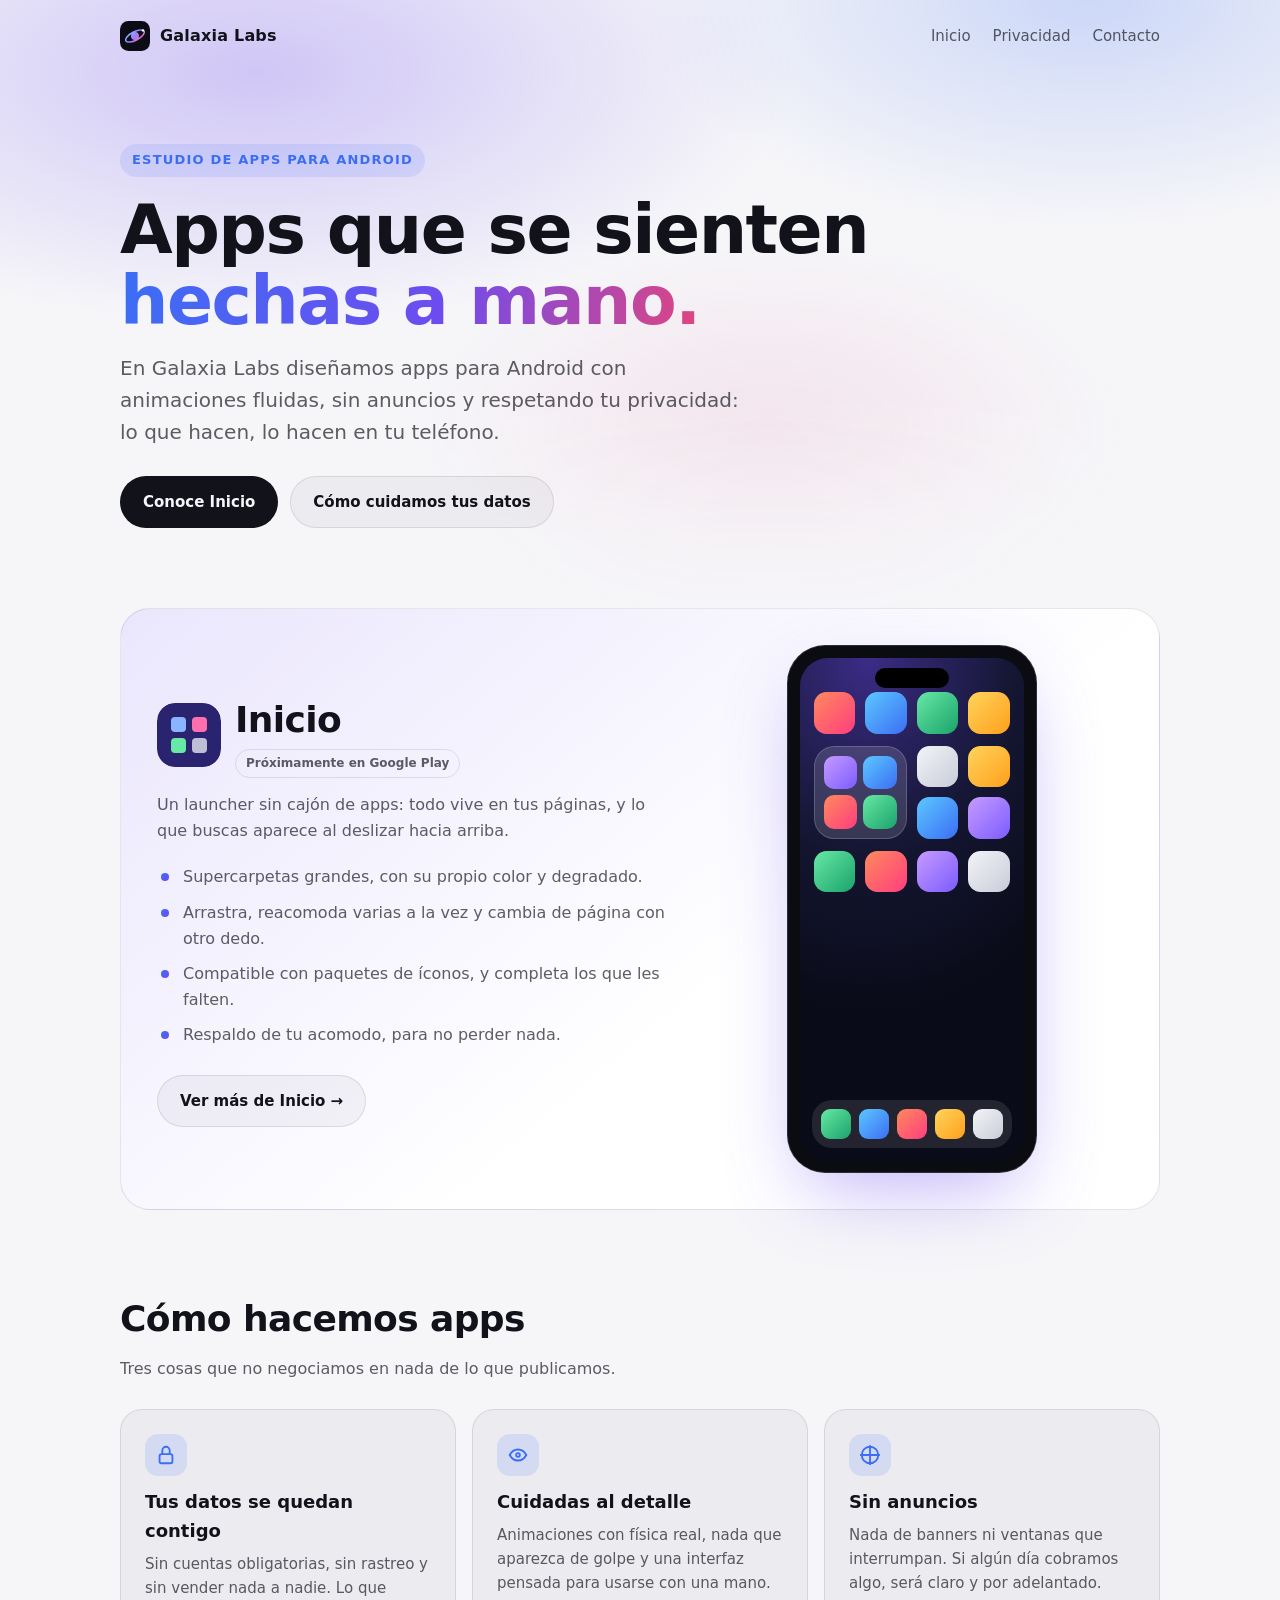
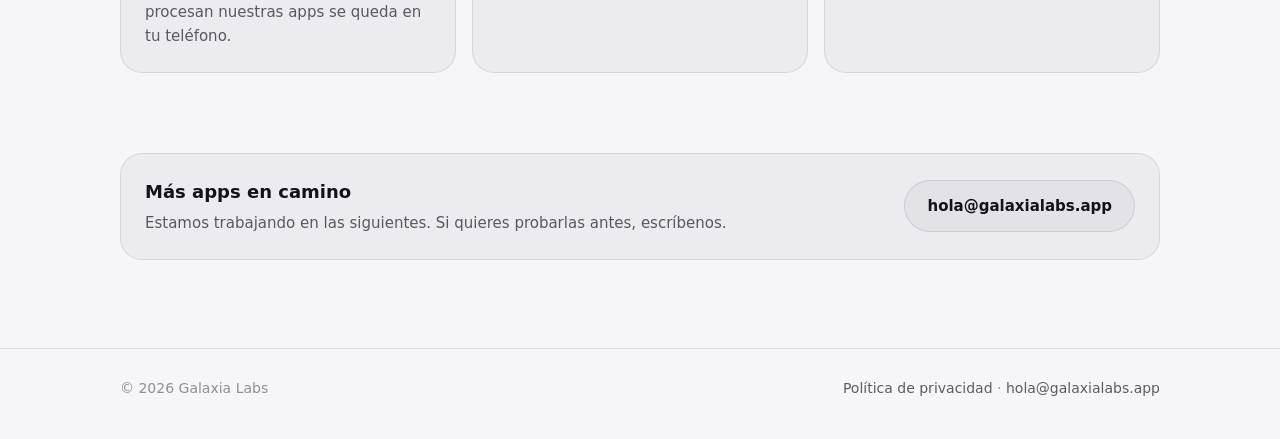
<file: index.html>
<!doctype html>
<html lang="es">
<head>
  <meta charset="utf-8">
  <meta name="viewport" content="width=device-width, initial-scale=1">
  <title>Galaxia Labs · Apps para Android</title>
  <meta name="description" content="Galaxia Labs hace apps para Android cuidadas al detalle. Nuestra primera app es Inicio, un launcher sin cajón de apps.">
  <meta property="og:title" content="Galaxia Labs">
  <meta property="og:description" content="Apps para Android cuidadas al detalle.">
  <meta property="og:url" content="https://galaxialabs.app/">
  <link rel="icon" href="/assets/logo.svg" type="image/svg+xml">
  <link rel="stylesheet" href="/assets/style.css?v=2">
</head>
<body>
  <div class="sky" aria-hidden="true"></div>

  <header class="top">
    <div class="wrap">
      <a class="brand" href="/"><img src="/assets/logo.svg" alt="" width="30" height="30">Galaxia Labs</a>
      <nav class="links">
        <a href="/inicio/">Inicio</a>
        <a href="/privacidad/">Privacidad</a>
        <a href="mailto:hola@galaxialabs.app">Contacto</a>
      </nav>
    </div>
  </header>

  <main>
    <section class="hero">
      <div class="wrap">
        <span class="eyebrow rise">Estudio de apps para Android</span>
        <h1 class="rise d1">Apps que se sienten<br><span class="grad">hechas a mano.</span></h1>
        <p class="lead rise d2">En Galaxia Labs diseñamos apps para Android con animaciones fluidas, sin anuncios y respetando tu privacidad: lo que hacen, lo hacen en tu teléfono.</p>
        <div class="cta rise d3">
          <a class="btn primary" href="/inicio/">Conoce Inicio</a>
          <a class="btn" href="/privacidad/">Cómo cuidamos tus datos</a>
        </div>
      </div>
    </section>

    <section>
      <div class="wrap">
        <article class="app">
          <div>
            <div class="meta">
              <svg viewBox="0 0 64 64" aria-hidden="true"><rect width="64" height="64" rx="18" fill="#2a2470"/><rect x="14" y="14" width="15" height="15" rx="4" fill="#8ab4ff"/><rect x="35" y="14" width="15" height="15" rx="4" fill="#ff6fae"/><rect x="14" y="35" width="15" height="15" rx="4" fill="#67e8a5"/><rect x="35" y="35" width="15" height="15" rx="4" fill="#fff" opacity=".7"/></svg>
              <div>
                <h2 style="margin:0">Inicio</h2>
                <span class="badge">Próximamente en Google Play</span>
              </div>
            </div>
            <p class="sub" style="margin-bottom:0">Un launcher sin cajón de apps: todo vive en tus páginas, y lo que buscas aparece al deslizar hacia arriba.</p>
            <ul>
              <li>Supercarpetas grandes, con su propio color y degradado.</li>
              <li>Arrastra, reacomoda varias a la vez y cambia de página con otro dedo.</li>
              <li>Compatible con paquetes de íconos, y completa los que les falten.</li>
              <li>Respaldo de tu acomodo, para no perder nada.</li>
            </ul>
            <a class="btn" href="/inicio/">Ver más de Inicio →</a>
          </div>
          <div class="phone" aria-hidden="true">
            <div class="screen">
              <div class="island"></div>
              <div class="row"><i class="ic c1"></i><i class="ic c2"></i><i class="ic c3"></i><i class="ic c4"></i></div>
              <div class="row">
                <div class="folder"><i class="c5"></i><i class="c2"></i><i class="c1"></i><i class="c3"></i></div>
                <i class="ic c6"></i><i class="ic c4"></i><i class="ic c2"></i><i class="ic c5"></i>
              </div>
              <div class="row"><i class="ic c3"></i><i class="ic c1"></i><i class="ic c5"></i><i class="ic c6"></i></div>
              <div class="dock"><i class="ic c3"></i><i class="ic c2"></i><i class="ic c1"></i><i class="ic c4"></i><i class="ic c6"></i></div>
            </div>
          </div>
        </article>
      </div>
    </section>

    <section>
      <div class="wrap">
        <h2>Cómo hacemos apps</h2>
        <p class="sub">Tres cosas que no negociamos en nada de lo que publicamos.</p>
        <div class="grid">
          <div class="card">
            <div class="icon"><svg viewBox="0 0 24 24" fill="none" stroke="currentColor" stroke-width="2" stroke-linecap="round" stroke-linejoin="round"><rect x="5" y="11" width="14" height="10" rx="2"/><path d="M8 11V7a4 4 0 0 1 8 0v4"/></svg></div>
            <h3>Tus datos se quedan contigo</h3>
            <p>Sin cuentas obligatorias, sin rastreo y sin vender nada a nadie. Lo que procesan nuestras apps se queda en tu teléfono.</p>
          </div>
          <div class="card">
            <div class="icon"><svg viewBox="0 0 24 24" fill="none" stroke="currentColor" stroke-width="2" stroke-linecap="round" stroke-linejoin="round"><path d="M3 12c4-8 14-8 18 0"/><path d="M3 12c4 8 14 8 18 0"/><circle cx="12" cy="12" r="2"/></svg></div>
            <h3>Cuidadas al detalle</h3>
            <p>Animaciones con física real, nada que aparezca de golpe y una interfaz pensada para usarse con una mano.</p>
          </div>
          <div class="card">
            <div class="icon"><svg viewBox="0 0 24 24" fill="none" stroke="currentColor" stroke-width="2" stroke-linecap="round" stroke-linejoin="round"><path d="M12 2v20M2 12h20"/><circle cx="12" cy="12" r="9"/></svg></div>
            <h3>Sin anuncios</h3>
            <p>Nada de banners ni ventanas que interrumpan. Si algún día cobramos algo, será claro y por adelantado.</p>
          </div>
        </div>
      </div>
    </section>

    <section>
      <div class="wrap">
        <div class="card" style="display:flex;flex-wrap:wrap;gap:16px;align-items:center;justify-content:space-between">
          <div>
            <h3 style="margin:0 0 4px">Más apps en camino</h3>
            <p>Estamos trabajando en las siguientes. Si quieres probarlas antes, escríbenos.</p>
          </div>
          <a class="btn" href="mailto:hola@galaxialabs.app">hola@galaxialabs.app</a>
        </div>
      </div>
    </section>
  </main>

  <footer>
    <div class="wrap">
      <span>© <span id="y">2026</span> Galaxia Labs</span>
      <span><a href="/privacidad/">Política de privacidad</a> · <a href="mailto:hola@galaxialabs.app">hola@galaxialabs.app</a></span>
    </div>
  </footer>
  <script>document.getElementById('y').textContent = new Date().getFullYear();</script>
</body>
</html>
</file>
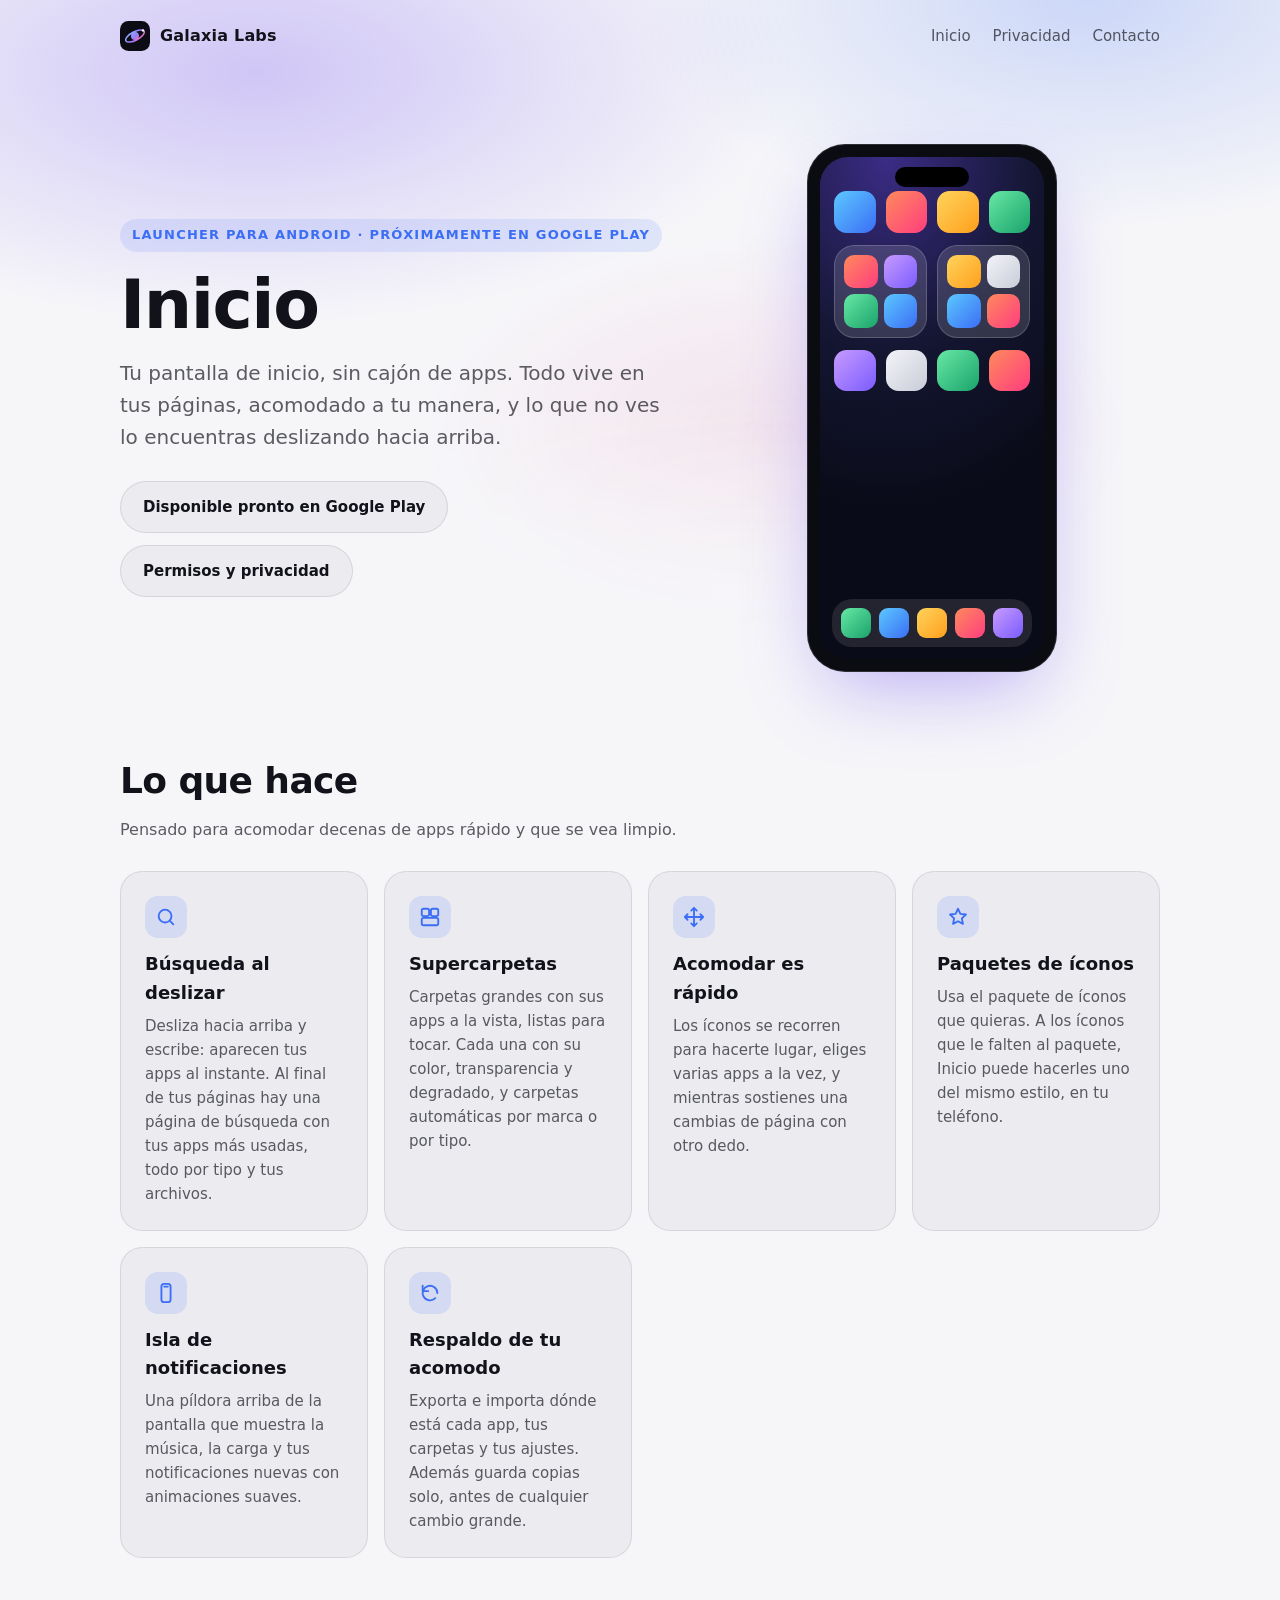
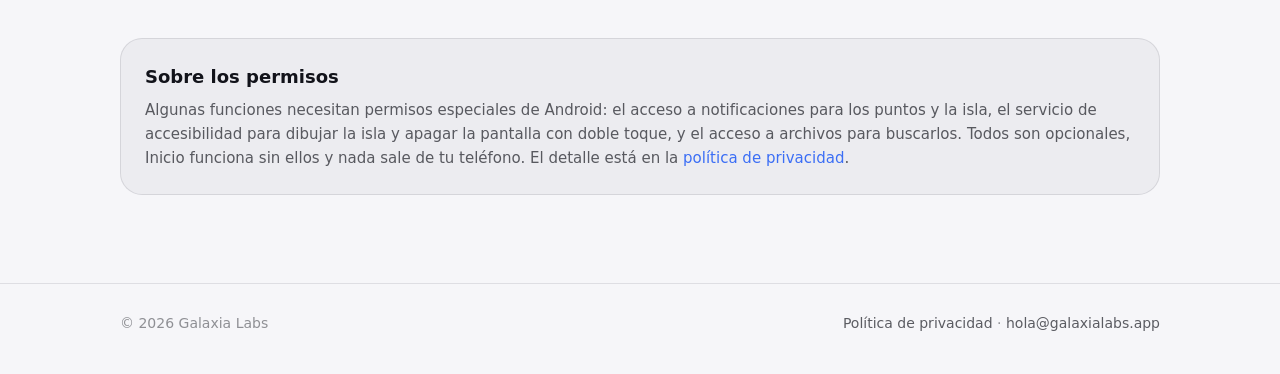
<file: inicio/index.html>
<!doctype html>
<html lang="es">
<head>
  <meta charset="utf-8">
  <meta name="viewport" content="width=device-width, initial-scale=1">
  <title>Inicio · Galaxia Labs</title>
  <meta name="description" content="Inicio es un launcher para Android sin cajón de apps: supercarpetas, búsqueda al deslizar, paquetes de íconos y respaldo de tu acomodo.">
  <meta property="og:title" content="Inicio · launcher para Android">
  <meta property="og:url" content="https://galaxialabs.app/inicio/">
  <link rel="icon" href="/assets/logo.svg" type="image/svg+xml">
  <link rel="stylesheet" href="/assets/style.css?v=2">
</head>
<body>
  <div class="sky" aria-hidden="true"></div>

  <header class="top">
    <div class="wrap">
      <a class="brand" href="/"><img src="/assets/logo.svg" alt="" width="30" height="30">Galaxia Labs</a>
      <nav class="links">
        <a href="/inicio/">Inicio</a>
        <a href="/privacidad/">Privacidad</a>
        <a href="mailto:hola@galaxialabs.app">Contacto</a>
      </nav>
    </div>
  </header>

  <main>
    <section class="hero">
      <div class="wrap app" style="background:none;border:0;padding:0 20px">
        <div>
          <span class="eyebrow rise">Launcher para Android · Próximamente en Google Play</span>
          <h1 class="rise d1">Inicio</h1>
          <p class="lead rise d2">Tu pantalla de inicio, sin cajón de apps. Todo vive en tus páginas, acomodado a tu manera, y lo que no ves lo encuentras deslizando hacia arriba.</p>
          <div class="cta rise d3">
            <span class="btn" aria-disabled="true">Disponible pronto en Google Play</span>
            <a class="btn" href="/privacidad/#inicio">Permisos y privacidad</a>
          </div>
        </div>
        <div class="phone rise d2" aria-hidden="true">
          <div class="screen">
            <div class="island"></div>
            <div class="row"><i class="ic c2"></i><i class="ic c1"></i><i class="ic c4"></i><i class="ic c3"></i></div>
            <div class="row">
              <div class="folder"><i class="c1"></i><i class="c5"></i><i class="c3"></i><i class="c2"></i></div>
              <div class="folder"><i class="c4"></i><i class="c6"></i><i class="c2"></i><i class="c1"></i></div>
            </div>
            <div class="row"><i class="ic c5"></i><i class="ic c6"></i><i class="ic c3"></i><i class="ic c1"></i></div>
            <div class="dock"><i class="ic c3"></i><i class="ic c2"></i><i class="ic c4"></i><i class="ic c1"></i><i class="ic c5"></i></div>
          </div>
        </div>
      </div>
    </section>

    <section>
      <div class="wrap">
        <h2>Lo que hace</h2>
        <p class="sub">Pensado para acomodar decenas de apps rápido y que se vea limpio.</p>
        <div class="grid">
          <div class="card">
            <div class="icon"><svg viewBox="0 0 24 24" fill="none" stroke="currentColor" stroke-width="2" stroke-linecap="round" stroke-linejoin="round"><circle cx="11" cy="11" r="7"/><path d="m20 20-3.5-3.5"/></svg></div>
            <h3>Búsqueda al deslizar</h3>
            <p>Desliza hacia arriba y escribe: aparecen tus apps al instante. Al final de tus páginas hay una página de búsqueda con tus apps más usadas, todo por tipo y tus archivos.</p>
          </div>
          <div class="card">
            <div class="icon"><svg viewBox="0 0 24 24" fill="none" stroke="currentColor" stroke-width="2" stroke-linecap="round" stroke-linejoin="round"><rect x="3" y="3" width="8" height="8" rx="2"/><rect x="13" y="3" width="8" height="8" rx="2"/><rect x="3" y="13" width="18" height="8" rx="2"/></svg></div>
            <h3>Supercarpetas</h3>
            <p>Carpetas grandes con sus apps a la vista, listas para tocar. Cada una con su color, transparencia y degradado, y carpetas automáticas por marca o por tipo.</p>
          </div>
          <div class="card">
            <div class="icon"><svg viewBox="0 0 24 24" fill="none" stroke="currentColor" stroke-width="2" stroke-linecap="round" stroke-linejoin="round"><path d="M5 9l-3 3 3 3M9 5l3-3 3 3M15 19l-3 3-3-3M19 9l3 3-3 3M2 12h20M12 2v20"/></svg></div>
            <h3>Acomodar es rápido</h3>
            <p>Los íconos se recorren para hacerte lugar, eliges varias apps a la vez, y mientras sostienes una cambias de página con otro dedo.</p>
          </div>
          <div class="card">
            <div class="icon"><svg viewBox="0 0 24 24" fill="none" stroke="currentColor" stroke-width="2" stroke-linecap="round" stroke-linejoin="round"><path d="M12 3l2.6 5.6 6.1.7-4.5 4.2 1.2 6L12 16.6 6.6 19.5l1.2-6L3.3 9.3l6.1-.7z"/></svg></div>
            <h3>Paquetes de íconos</h3>
            <p>Usa el paquete de íconos que quieras. A los íconos que le falten al paquete, Inicio puede hacerles uno del mismo estilo, en tu teléfono.</p>
          </div>
          <div class="card">
            <div class="icon"><svg viewBox="0 0 24 24" fill="none" stroke="currentColor" stroke-width="2" stroke-linecap="round" stroke-linejoin="round"><rect x="7" y="2" width="10" height="20" rx="3"/><path d="M10 5h4"/></svg></div>
            <h3>Isla de notificaciones</h3>
            <p>Una píldora arriba de la pantalla que muestra la música, la carga y tus notificaciones nuevas con animaciones suaves.</p>
          </div>
          <div class="card">
            <div class="icon"><svg viewBox="0 0 24 24" fill="none" stroke="currentColor" stroke-width="2" stroke-linecap="round" stroke-linejoin="round"><path d="M4 4v6h6"/><path d="M20 12a8 8 0 1 0-2.3 5.7"/></svg></div>
            <h3>Respaldo de tu acomodo</h3>
            <p>Exporta e importa dónde está cada app, tus carpetas y tus ajustes. Además guarda copias solo, antes de cualquier cambio grande.</p>
          </div>
        </div>
      </div>
    </section>

    <section>
      <div class="wrap">
        <div class="card">
          <h3 style="margin-top:0">Sobre los permisos</h3>
          <p>Algunas funciones necesitan permisos especiales de Android: el acceso a notificaciones para los puntos y la isla, el servicio de accesibilidad para dibujar la isla y apagar la pantalla con doble toque, y el acceso a archivos para buscarlos. Todos son opcionales, Inicio funciona sin ellos y nada sale de tu teléfono. El detalle está en la <a href="/privacidad/#inicio">política de privacidad</a>.</p>
        </div>
      </div>
    </section>
  </main>

  <footer>
    <div class="wrap">
      <span>© <span id="y">2026</span> Galaxia Labs</span>
      <span><a href="/privacidad/">Política de privacidad</a> · <a href="mailto:hola@galaxialabs.app">hola@galaxialabs.app</a></span>
    </div>
  </footer>
  <script>document.getElementById('y').textContent = new Date().getFullYear();</script>
</body>
</html>
</file>
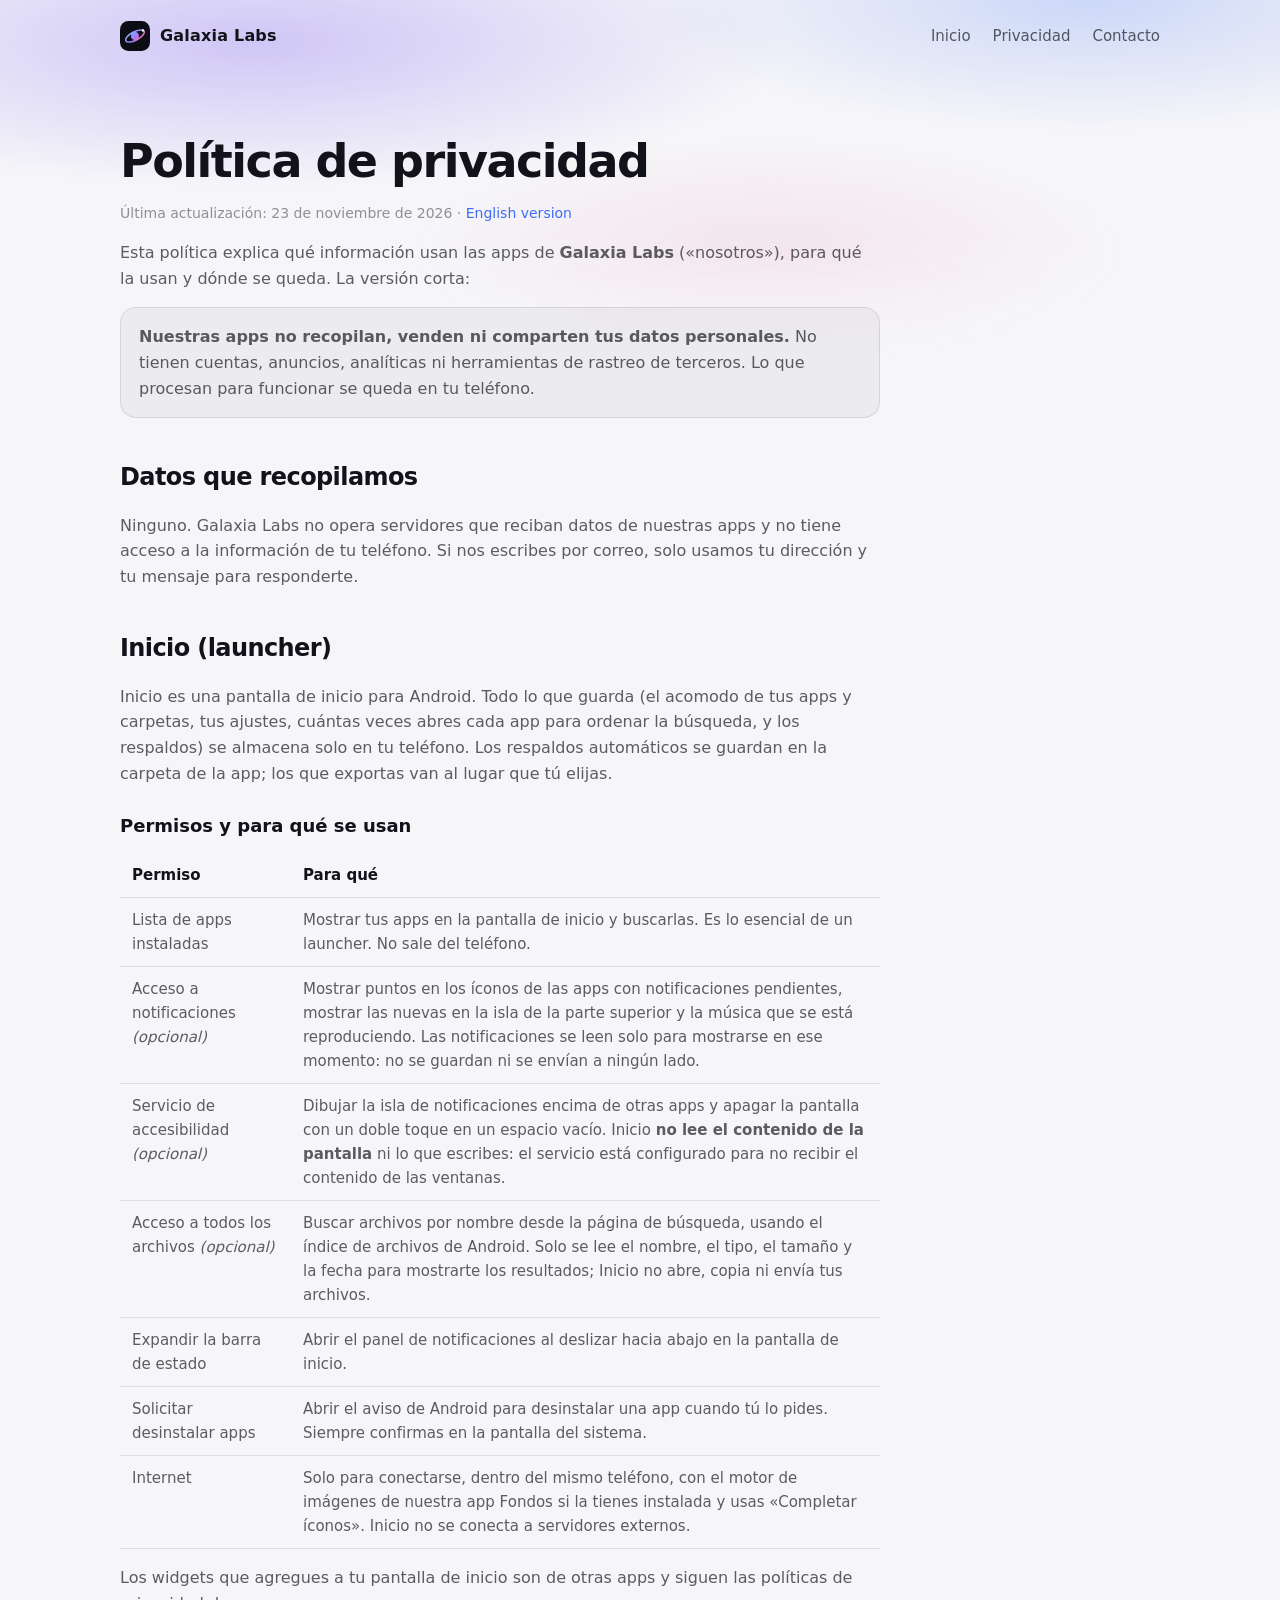
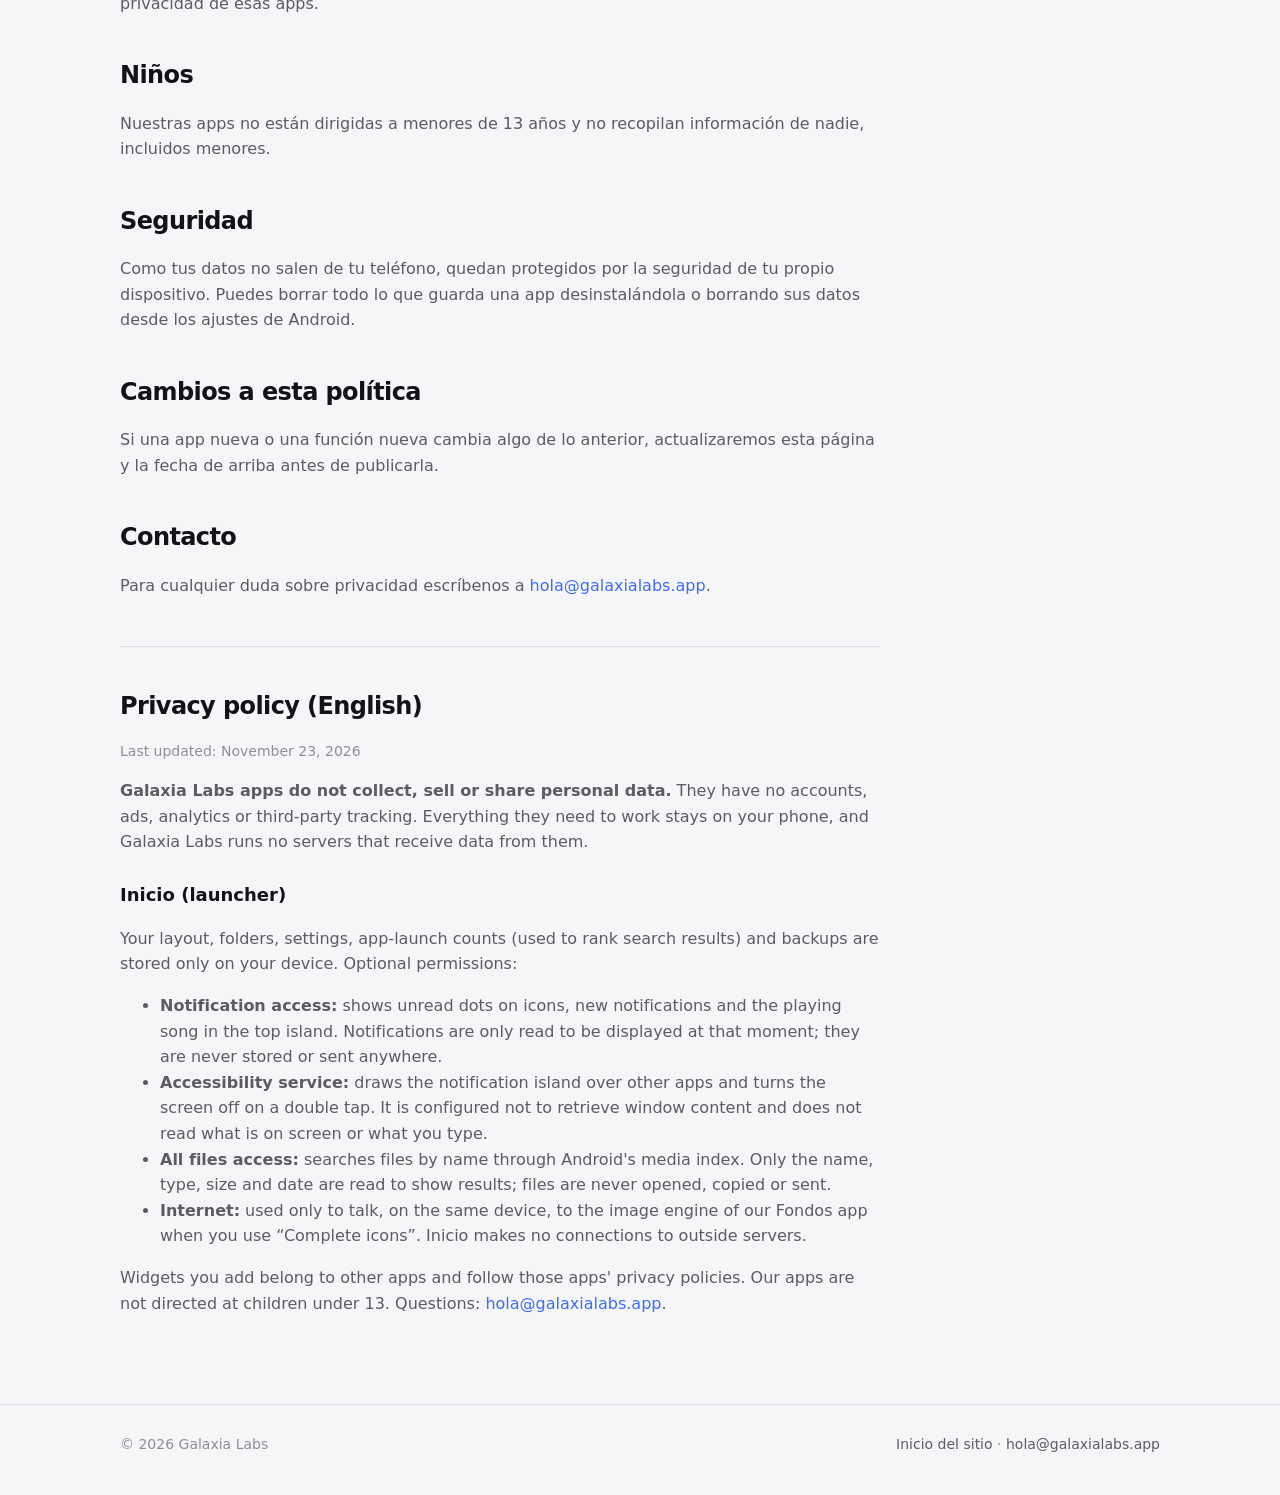
<file: privacidad/index.html>
<!doctype html>
<html lang="es">
<head>
  <meta charset="utf-8">
  <meta name="viewport" content="width=device-width, initial-scale=1">
  <title>Política de privacidad · Galaxia Labs</title>
  <meta name="description" content="Qué datos usan las apps de Galaxia Labs, para qué y dónde se quedan.">
  <link rel="icon" href="/assets/logo.svg" type="image/svg+xml">
  <link rel="stylesheet" href="/assets/style.css?v=2">
</head>
<body>
  <div class="sky" aria-hidden="true" style="height:420px"></div>

  <header class="top">
    <div class="wrap">
      <a class="brand" href="/"><img src="/assets/logo.svg" alt="" width="30" height="30">Galaxia Labs</a>
      <nav class="links">
        <a href="/inicio/">Inicio</a>
        <a href="/privacidad/">Privacidad</a>
        <a href="mailto:hola@galaxialabs.app">Contacto</a>
      </nav>
    </div>
  </header>

  <main class="wrap">
    <article class="doc">
      <h1>Política de privacidad</h1>
      <p class="updated">Última actualización: 23 de noviembre de 2026 · <a href="#english">English version</a></p>

      <p>Esta política explica qué información usan las apps de <strong>Galaxia Labs</strong> («nosotros»), para qué la usan y dónde se queda. La versión corta:</p>
      <div class="note">
        <p style="margin:0"><strong>Nuestras apps no recopilan, venden ni comparten tus datos personales.</strong> No tienen cuentas, anuncios, analíticas ni herramientas de rastreo de terceros. Lo que procesan para funcionar se queda en tu teléfono.</p>
      </div>

      <h2>Datos que recopilamos</h2>
      <p>Ninguno. Galaxia Labs no opera servidores que reciban datos de nuestras apps y no tiene acceso a la información de tu teléfono. Si nos escribes por correo, solo usamos tu dirección y tu mensaje para responderte.</p>

      <h2 id="inicio">Inicio (launcher)</h2>
      <p>Inicio es una pantalla de inicio para Android. Todo lo que guarda (el acomodo de tus apps y carpetas, tus ajustes, cuántas veces abres cada app para ordenar la búsqueda, y los respaldos) se almacena solo en tu teléfono. Los respaldos automáticos se guardan en la carpeta de la app; los que exportas van al lugar que tú elijas.</p>

      <h3>Permisos y para qué se usan</h3>
      <table>
        <thead><tr><th>Permiso</th><th>Para qué</th></tr></thead>
        <tbody>
          <tr><td>Lista de apps instaladas</td><td>Mostrar tus apps en la pantalla de inicio y buscarlas. Es lo esencial de un launcher. No sale del teléfono.</td></tr>
          <tr><td>Acceso a notificaciones <em>(opcional)</em></td><td>Mostrar puntos en los íconos de las apps con notificaciones pendientes, mostrar las nuevas en la isla de la parte superior y la música que se está reproduciendo. Las notificaciones se leen solo para mostrarse en ese momento: no se guardan ni se envían a ningún lado.</td></tr>
          <tr><td>Servicio de accesibilidad <em>(opcional)</em></td><td>Dibujar la isla de notificaciones encima de otras apps y apagar la pantalla con un doble toque en un espacio vacío. Inicio <strong>no lee el contenido de la pantalla</strong> ni lo que escribes: el servicio está configurado para no recibir el contenido de las ventanas.</td></tr>
          <tr><td>Acceso a todos los archivos <em>(opcional)</em></td><td>Buscar archivos por nombre desde la página de búsqueda, usando el índice de archivos de Android. Solo se lee el nombre, el tipo, el tamaño y la fecha para mostrarte los resultados; Inicio no abre, copia ni envía tus archivos.</td></tr>
          <tr><td>Expandir la barra de estado</td><td>Abrir el panel de notificaciones al deslizar hacia abajo en la pantalla de inicio.</td></tr>
          <tr><td>Solicitar desinstalar apps</td><td>Abrir el aviso de Android para desinstalar una app cuando tú lo pides. Siempre confirmas en la pantalla del sistema.</td></tr>
          <tr><td>Internet</td><td>Solo para conectarse, dentro del mismo teléfono, con el motor de imágenes de nuestra app Fondos si la tienes instalada y usas «Completar íconos». Inicio no se conecta a servidores externos.</td></tr>
        </tbody>
      </table>
      <p>Los widgets que agregues a tu pantalla de inicio son de otras apps y siguen las políticas de privacidad de esas apps.</p>

      <h2>Niños</h2>
      <p>Nuestras apps no están dirigidas a menores de 13 años y no recopilan información de nadie, incluidos menores.</p>

      <h2>Seguridad</h2>
      <p>Como tus datos no salen de tu teléfono, quedan protegidos por la seguridad de tu propio dispositivo. Puedes borrar todo lo que guarda una app desinstalándola o borrando sus datos desde los ajustes de Android.</p>

      <h2>Cambios a esta política</h2>
      <p>Si una app nueva o una función nueva cambia algo de lo anterior, actualizaremos esta página y la fecha de arriba antes de publicarla.</p>

      <h2>Contacto</h2>
      <p>Para cualquier duda sobre privacidad escríbenos a <a href="mailto:hola@galaxialabs.app">hola@galaxialabs.app</a>.</p>

      <hr style="border:0;border-top:1px solid var(--line);margin:48px 0 8px">

      <h2 id="english">Privacy policy (English)</h2>
      <p class="updated">Last updated: November 23, 2026</p>
      <p><strong>Galaxia Labs apps do not collect, sell or share personal data.</strong> They have no accounts, ads, analytics or third-party tracking. Everything they need to work stays on your phone, and Galaxia Labs runs no servers that receive data from them.</p>
      <h3>Inicio (launcher)</h3>
      <p>Your layout, folders, settings, app-launch counts (used to rank search results) and backups are stored only on your device. Optional permissions:</p>
      <ul>
        <li><strong>Notification access:</strong> shows unread dots on icons, new notifications and the playing song in the top island. Notifications are only read to be displayed at that moment; they are never stored or sent anywhere.</li>
        <li><strong>Accessibility service:</strong> draws the notification island over other apps and turns the screen off on a double tap. It is configured not to retrieve window content and does not read what is on screen or what you type.</li>
        <li><strong>All files access:</strong> searches files by name through Android's media index. Only the name, type, size and date are read to show results; files are never opened, copied or sent.</li>
        <li><strong>Internet:</strong> used only to talk, on the same device, to the image engine of our Fondos app when you use “Complete icons”. Inicio makes no connections to outside servers.</li>
      </ul>
      <p>Widgets you add belong to other apps and follow those apps' privacy policies. Our apps are not directed at children under 13. Questions: <a href="mailto:hola@galaxialabs.app">hola@galaxialabs.app</a>.</p>
    </article>
  </main>

  <footer>
    <div class="wrap">
      <span>© <span id="y">2026</span> Galaxia Labs</span>
      <span><a href="/">Inicio del sitio</a> · <a href="mailto:hola@galaxialabs.app">hola@galaxialabs.app</a></span>
    </div>
  </footer>
  <script>document.getElementById('y').textContent = new Date().getFullYear();</script>
</body>
</html>
</file>
<file: assets/style.css>
/* Galaxia Labs — one stylesheet for every page. Dark by default; a light theme follows the system. */
:root {
  --bg: #07080d;
  --bg-2: #0e1018;
  --card: rgba(255, 255, 255, 0.045);
  --line: rgba(255, 255, 255, 0.09);
  --text: #f3f4f8;
  --soft: rgba(243, 244, 248, 0.66);
  --faint: rgba(243, 244, 248, 0.42);
  --accent: #8ab4ff;
  --violet: #9b7bff;
  --pink: #ff6fae;
  --radius: 22px;
  --max: 1080px;
  color-scheme: dark;
}
@media (prefers-color-scheme: light) {
  :root {
    --bg: #f6f6f9;
    --bg-2: #ffffff;
    --card: rgba(10, 12, 30, 0.04);
    --line: rgba(10, 12, 30, 0.10);
    --text: #12131a;
    --soft: rgba(18, 19, 26, 0.68);
    --faint: rgba(18, 19, 26, 0.45);
    --accent: #3b6ef5;
    --violet: #6d4cf0;
    --pink: #e0457f;
    color-scheme: light;
  }
}

* { box-sizing: border-box; }
html { scroll-behavior: smooth; -webkit-text-size-adjust: 100%; }
body {
  margin: 0;
  background: var(--bg);
  color: var(--text);
  font: 16px/1.6 system-ui, -apple-system, "Segoe UI", Roboto, "Helvetica Neue", Arial, sans-serif;
  -webkit-font-smoothing: antialiased;
  overflow-x: hidden;
}
a { color: var(--accent); text-decoration: none; }
a:hover { text-decoration: underline; }
img, svg { display: block; max-width: 100%; }
.wrap { width: 100%; max-width: var(--max); margin: 0 auto; padding: 0 20px; }

/* ---- Starfield behind the top of every page ---- */
.sky {
  position: absolute; inset: 0 0 auto 0; height: 720px; z-index: -1; overflow: hidden; pointer-events: none;
  background:
    radial-gradient(60% 50% at 20% 10%, color-mix(in srgb, var(--violet) 28%, transparent), transparent 70%),
    radial-gradient(50% 45% at 85% 0%, color-mix(in srgb, var(--accent) 22%, transparent), transparent 70%),
    radial-gradient(40% 40% at 60% 60%, color-mix(in srgb, var(--pink) 10%, transparent), transparent 70%);
  mask-image: linear-gradient(#000 55%, transparent);
}
.sky::before {
  content: ""; position: absolute; inset: 0;
  background-image:
    radial-gradient(1px 1px at 12% 22%, #fff 60%, transparent),
    radial-gradient(1px 1px at 32% 68%, #fff 60%, transparent),
    radial-gradient(1.5px 1.5px at 58% 18%, #fff 60%, transparent),
    radial-gradient(1px 1px at 74% 44%, #fff 60%, transparent),
    radial-gradient(1px 1px at 88% 76%, #fff 60%, transparent),
    radial-gradient(1.5px 1.5px at 6% 84%, #fff 60%, transparent),
    radial-gradient(1px 1px at 46% 40%, #fff 60%, transparent),
    radial-gradient(1px 1px at 92% 14%, #fff 60%, transparent);
  opacity: 0.55;
  animation: twinkle 6s ease-in-out infinite alternate;
}
@media (prefers-color-scheme: light) { .sky::before { opacity: 0; } }
@keyframes twinkle { from { opacity: 0.25; } to { opacity: 0.6; } }

/* ---- Header ---- */
header.top { position: relative; z-index: 2; }
header.top .wrap { display: flex; align-items: center; justify-content: space-between; height: 72px; }
.brand { display: flex; align-items: center; gap: 10px; color: var(--text); font-weight: 700; letter-spacing: 0.2px; }
.brand:hover { text-decoration: none; }
.brand svg { width: 30px; height: 30px; }
nav.links { display: flex; gap: 22px; font-size: 15px; }
nav.links a { color: var(--soft); }
nav.links a:hover { color: var(--text); text-decoration: none; }
.brand { white-space: nowrap; }
@media (max-width: 480px) {
  nav.links { gap: 14px; font-size: 14px; }
  nav.links a[href^="mailto"] { display: none; }
}

/* ---- Hero ---- */
.hero { padding: 72px 0 40px; }
.eyebrow {
  display: inline-block; font-size: 13px; font-weight: 600; letter-spacing: 1.2px; text-transform: uppercase;
  color: var(--accent); background: color-mix(in srgb, var(--accent) 12%, transparent);
  padding: 6px 12px; border-radius: 999px;
}
h1 { font-size: clamp(38px, 6.2vw, 68px); line-height: 1.04; letter-spacing: -1.5px; margin: 18px 0 16px; }
h1 .grad {
  background: linear-gradient(100deg, var(--accent), var(--violet) 55%, var(--pink));
  -webkit-background-clip: text; background-clip: text; color: transparent;
}
.lead { font-size: clamp(17px, 2.2vw, 20px); color: var(--soft); max-width: 620px; margin: 0 0 28px; }
.cta { display: flex; flex-wrap: wrap; gap: 12px; }
.btn {
  display: inline-flex; align-items: center; gap: 10px; padding: 13px 22px; border-radius: 999px;
  font-weight: 600; font-size: 15px; border: 1px solid var(--line); color: var(--text); background: var(--card);
  transition: transform 0.15s ease, background 0.2s ease;
}
.btn:hover { text-decoration: none; background: color-mix(in srgb, var(--text) 8%, transparent); }
.btn:active { transform: scale(0.97); }
.btn.primary { background: var(--text); color: var(--bg); border-color: transparent; }
.btn.primary:hover { background: color-mix(in srgb, var(--text) 88%, var(--accent)); }

/* ---- Sections and cards ---- */
section { padding: 40px 0; }
h2 { font-size: clamp(26px, 3.6vw, 36px); letter-spacing: -0.6px; margin: 0 0 8px; }
.sub { color: var(--soft); margin: 0 0 28px; max-width: 640px; }
.grid { display: grid; gap: 16px; grid-template-columns: repeat(auto-fit, minmax(240px, 1fr)); }
.card {
  background: var(--card); border: 1px solid var(--line); border-radius: var(--radius); padding: 24px;
}
.card h3 { margin: 12px 0 6px; font-size: 18px; }
.card p { margin: 0; color: var(--soft); font-size: 15px; }
.icon {
  width: 42px; height: 42px; border-radius: 13px; display: grid; place-items: center;
  background: color-mix(in srgb, var(--accent) 14%, transparent); color: var(--accent);
}
.icon svg { width: 22px; height: 22px; }

/* App feature card on the home page */
.app {
  display: grid; grid-template-columns: 1.1fr 0.9fr; gap: 28px; align-items: center;
  background: linear-gradient(140deg, color-mix(in srgb, var(--violet) 14%, var(--bg-2)), var(--bg-2) 60%);
  border: 1px solid var(--line); border-radius: 30px; padding: 36px;
}
.app .meta { display: flex; align-items: center; gap: 14px; margin-bottom: 14px; }
.app .meta img, .app .meta svg { width: 64px; height: 64px; border-radius: 18px; }
.badge {
  display: inline-block; font-size: 12px; font-weight: 600; color: var(--soft);
  border: 1px solid var(--line); padding: 4px 10px; border-radius: 999px;
}
.app ul { margin: 16px 0 22px; padding: 0; list-style: none; color: var(--soft); }
.app li { padding: 5px 0 5px 26px; position: relative; }
.app li::before {
  content: ""; position: absolute; left: 4px; top: 14px; width: 8px; height: 8px; border-radius: 50%;
  background: linear-gradient(135deg, var(--accent), var(--violet));
}
@media (max-width: 760px) { .app { grid-template-columns: 1fr; padding: 24px; } }

/* A phone drawn in CSS: no screenshots of anybody's real home screen */
.phone {
  justify-self: center; width: min(250px, 70vw); aspect-ratio: 9 / 19; border-radius: 38px; padding: 12px;
  background: #0b0c12; border: 1px solid rgba(255, 255, 255, 0.14);
  box-shadow: 0 30px 80px -20px color-mix(in srgb, var(--violet) 45%, transparent);
}
.screen {
  height: 100%; border-radius: 28px; overflow: hidden; position: relative; padding: 34px 14px 14px;
  background: radial-gradient(120% 70% at 30% 0%, #3b2c86, #141632 55%, #0a0b18);
}
.screen .island { position: absolute; top: 10px; left: 50%; transform: translateX(-50%); width: 74px; height: 20px; border-radius: 12px; background: #000; }
.screen .row { display: grid; grid-template-columns: repeat(4, 1fr); gap: 10px; margin-bottom: 12px; }
.screen .ic { aspect-ratio: 1; border-radius: 30%; }
.screen .folder {
  grid-column: span 2; grid-row: span 2; aspect-ratio: 1; border-radius: 22%;
  background: rgba(255, 255, 255, 0.14); border: 1px solid rgba(255, 255, 255, 0.18);
  display: grid; grid-template-columns: 1fr 1fr; gap: 6px; padding: 9px;
}
.screen .folder i { border-radius: 30%; }
.screen .dock {
  position: absolute; left: 12px; right: 12px; bottom: 12px; display: grid; grid-template-columns: repeat(5, 1fr);
  gap: 8px; padding: 9px; border-radius: 20px; background: rgba(255, 255, 255, 0.10);
}
.c1 { background: linear-gradient(135deg, #ff8a5c, #ff3d7f); }
.c2 { background: linear-gradient(135deg, #5cc8ff, #3b6ef5); }
.c3 { background: linear-gradient(135deg, #67e8a5, #1aa36b); }
.c4 { background: linear-gradient(135deg, #ffd45c, #ff9f1c); }
.c5 { background: linear-gradient(135deg, #c79bff, #7b5cff); }
.c6 { background: linear-gradient(135deg, #f3f4f8, #c9ccd8); }

/* ---- Long text pages (privacy) ---- */
.doc { max-width: 760px; padding: 48px 0 24px; }
.doc h1 { font-size: clamp(32px, 5vw, 46px); }
.doc h2 { font-size: 24px; margin-top: 40px; }
.doc h3 { font-size: 18px; margin: 26px 0 6px; }
.doc p, .doc li { color: var(--soft); }
.doc table { width: 100%; border-collapse: collapse; margin: 12px 0 8px; font-size: 15px; }
.doc th, .doc td { text-align: left; vertical-align: top; padding: 10px 12px; border-bottom: 1px solid var(--line); }
.doc th { color: var(--text); font-weight: 600; }
.doc td { color: var(--soft); }
.doc .note { background: var(--card); border: 1px solid var(--line); border-radius: 16px; padding: 16px 18px; }
.doc .updated { color: var(--faint); font-size: 14px; }
@media (max-width: 600px) { .doc table, .doc tbody, .doc tr, .doc td, .doc th { display: block; } .doc thead { display: none; } .doc td:first-child { color: var(--text); font-weight: 600; border-bottom: 0; padding-bottom: 0; } }

/* ---- Footer ---- */
footer { border-top: 1px solid var(--line); margin-top: 48px; padding: 28px 0 40px; color: var(--faint); font-size: 14px; }
footer .wrap { display: flex; flex-wrap: wrap; gap: 14px 28px; justify-content: space-between; }
footer a { color: var(--soft); }

/* Fade-up on load, only if the user is fine with motion */
@media (prefers-reduced-motion: no-preference) {
  /* No fill-mode and no delays: if a browser pauses the animation, the text is still there. */
  .rise { animation: rise 0.7s cubic-bezier(0.23, 1, 0.32, 1); }
  .rise.d1 { animation-duration: 0.8s; } .rise.d2 { animation-duration: 0.9s; } .rise.d3 { animation-duration: 1s; }
  @keyframes rise { from { opacity: 0; transform: translateY(14px); } to { opacity: 1; transform: none; } }
}
</file>
